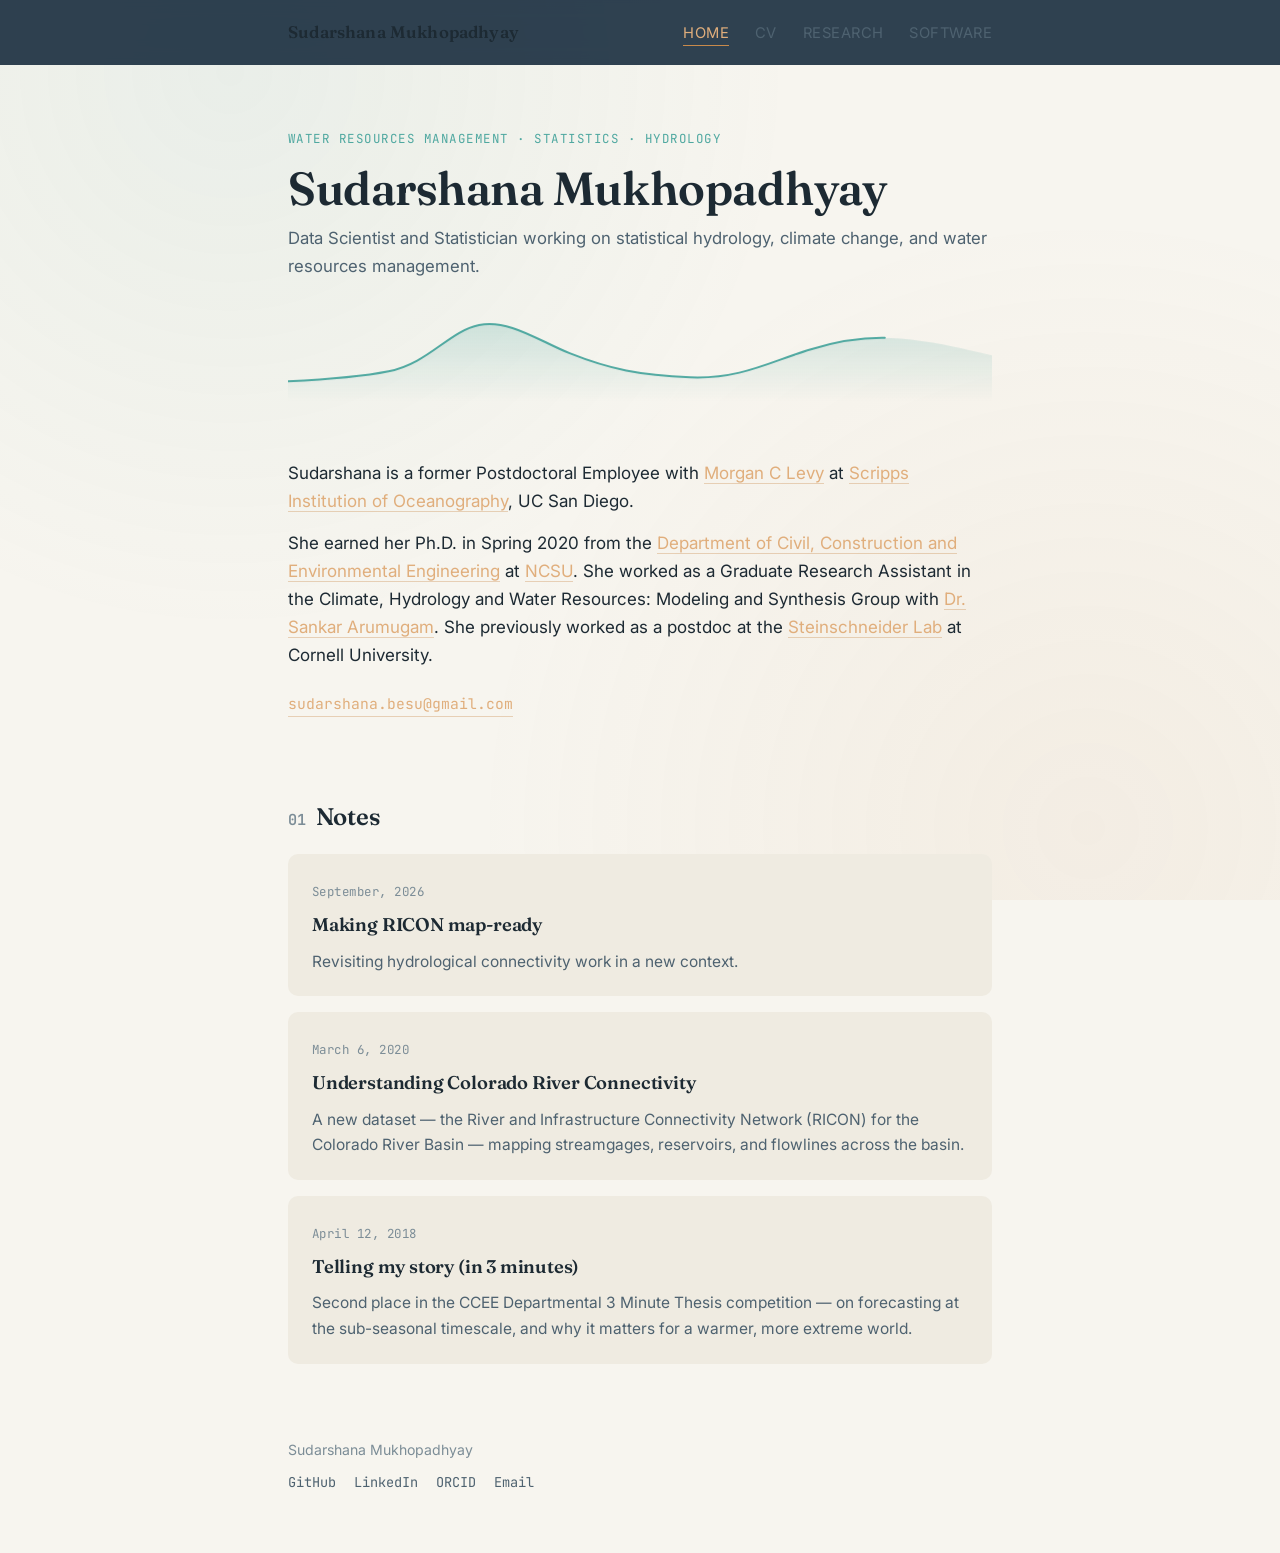
<file: index.html>
<!DOCTYPE html>
<html lang="en">
<head>
<meta charset="UTF-8">
<meta name="viewport" content="width=device-width, initial-scale=1">
<title>Sudarshana Mukhopadhyay — Water Resources Management | Statistics | Hydrology</title>
<meta name="description" content=" Sudarshana Mukhopadhyay is a Research Scientist and Ph.D. Statistician with a research background in water, climate, and extreme weather events. She is a former Postdoctoral Employee at Scripps Institution of Oceanography, UC San Diego, where she worked on statistical hydrology and water resources management.">
<link rel="preconnect" href="https://fonts.googleapis.com">
<link href="https://fonts.googleapis.com/css2?family=Fraunces:opsz,wght@9..144,500;9..144,600;9..144,700&family=Inter:wght@400;500;600&family=JetBrains+Mono:wght@400;500&display=swap" rel="stylesheet">
<link rel="stylesheet" href="style.css">
</head>
<body>

<header class="site">
  <nav>
    <a class="wordmark" href="index.html">Sudarshana Mukhopadhyay</a>
    <ul>
      <li><a class="current" href="index.html">Home</a></li>
      <li><a href="cv.html">CV</a></li>
      <li><a href="research.html">Research</a></li>
      <li><a href="software.html">Software</a></li>
    </ul>
  </nav>
</header>

<main class="wrap">

  <section class="hero">
    <span class="eyebrow">Water Resources Management · Statistics · Hydrology</span>
    <h1>Sudarshana Mukhopadhyay</h1>
    <p class="tagline">Data Scientist and Statistician working on statistical hydrology, climate change, and water resources management.</p>

    <svg class="hydrograph" viewBox="0 0 700 90" preserveAspectRatio="none" aria-hidden="true">
      <defs>
        <linearGradient id="flowFill" x1="0" y1="0" x2="0" y2="1">
          <stop offset="0%" stop-color="#4FA8A0" stop-opacity="0.22"/>
          <stop offset="100%" stop-color="#4FA8A0" stop-opacity="0"/>
        </linearGradient>
      </defs>
      <path class="fill" d="M0,70 C 40,68 70,66 100,60 C 140,52 160,20 190,14 C 220,8 250,30 280,42 C 320,58 350,64 400,66 C 450,68 480,50 520,38 C 560,26 590,24 630,30 C 660,34 680,40 700,44 L700,90 L0,90 Z"/>
      <path d="M0,70 C 40,68 70,66 100,60 C 140,52 160,20 190,14 C 220,8 250,30 280,42 C 320,58 350,64 400,66 C 450,68 480,50 520,38 C 560,26 590,24 630,30 C 660,34 680,40 700,44"/>
    </svg>
  </section>

  <section>
    <p>Sudarshana is a former Postdoctoral Employee with <a href="https://mclevy.scrippsprofiles.ucsd.edu/">Morgan C Levy</a> at <a href="https://scripps.ucsd.edu/">Scripps Institution of Oceanography</a>, UC San Diego.</p>
    <p>She earned her Ph.D. in Spring 2020 from the <a href="http://www.ce.ncsu.edu/">Department of Civil, Construction and Environmental Engineering</a> at <a href="https://www.ncsu.edu/">NCSU</a>. She worked as a Graduate Research Assistant in the Climate, Hydrology and Water Resources: Modeling and Synthesis Group with <a href="https://www.ccee.ncsu.edu/people/sarumug/">Dr. Sankar Arumugam</a>. She previously worked as a postdoc at the <a href="https://blogs.cornell.edu/steinschneider/">Steinschneider Lab</a> at Cornell University.</p>

    <div class="contact-row" style="margin-top:22px;">
      <a href="mailto:sudarshana.besu@gmail.com">sudarshana.besu@gmail.com</a>
    </div>
  </section>

  <section>
    <h2><span class="num">01</span>Notes</h2>

    <div class="card">
      <span class="date">September, 2026</span>
      <h3><a href="posts/making-ricon-map-ready.html">Making RICON map-ready</a></h3>
      <p> Revisiting hydrological connectivity work in a new context.</p>
    </div>
    

    <div class="card">
      <span class="date">March 6, 2020</span>
      <h3><a href="posts/colorado-river-connectivity.html">Understanding Colorado River Connectivity</a></h3>
      <p>A new dataset — the River and Infrastructure Connectivity Network (RICON) for the Colorado River Basin — mapping streamgages, reservoirs, and flowlines across the basin.</p>
    </div>

    <div class="card">
      <span class="date">April 12, 2018</span>
      <h3><a href="posts/telling-my-story.html">Telling my story (in 3 minutes)</a></h3>
      <p>Second place in the CCEE Departmental 3 Minute Thesis competition — on forecasting at the sub-seasonal timescale, and why it matters for a warmer, more extreme world.</p>
    </div>
  </section>

</main>

<footer class="site">
  <div class="wrap">
    <div>Sudarshana Mukhopadhyay</div>
    <div class="socials">
      <a href="https://github.com/SMukhopCE">GitHub</a>
      <a href="https://www.linkedin.com/in/suda0406/">LinkedIn</a>
      <a href="https://orcid.org/0000-0002-3567-4801">ORCID</a>
      <a href="mailto:sumukhopadhyay@ucsd.edu">Email</a>
    </div>
  </div>
</footer>

</body>
</html>
</file>
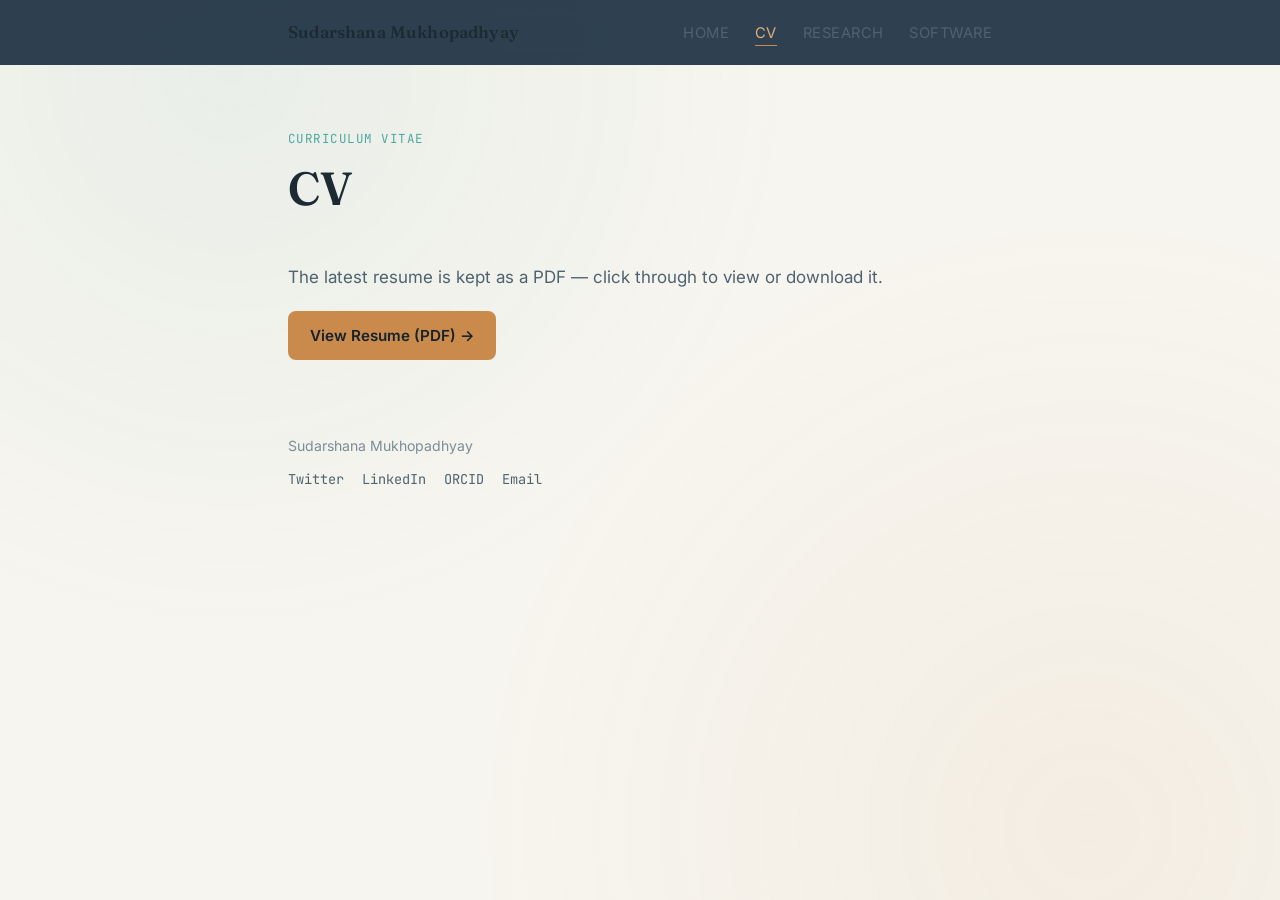
<file: cv.html>
<!DOCTYPE html>
<html lang="en">
<head>
<meta charset="UTF-8">
<meta name="viewport" content="width=device-width, initial-scale=1">
<title>CV — Sudarshana Mukhopadhyay</title>
<meta name="description" content="Curriculum vitae for Sudarshana Mukhopadhyay.">
<link rel="preconnect" href="https://fonts.googleapis.com">
<link href="https://fonts.googleapis.com/css2?family=Fraunces:opsz,wght@9..144,500;9..144,600;9..144,700&family=Inter:wght@400;500;600&family=JetBrains+Mono:wght@400;500&display=swap" rel="stylesheet">
<link rel="stylesheet" href="style.css">
</head>
<body>

<header class="site">
  <nav>
    <a class="wordmark" href="index.html">Sudarshana Mukhopadhyay</a>
    <ul>
      <li><a href="index.html">Home</a></li>
      <li><a class="current" href="cv.html">CV</a></li>
      <li><a href="research.html">Research</a></li>
      <li><a href="software.html">Software</a></li>
    </ul>
  </nav>
</header>

<main class="wrap">
  <section class="hero" style="padding-bottom: 8px;">
    <span class="eyebrow">Curriculum Vitae</span>
    <h1>CV</h1>
  </section>

  <section>
    <p class="lede">The latest resume is kept as a PDF — click through to view or download it.</p>
    <a class="cv-button" href="https://drive.google.com/file/d/1jRbFupg7WwO8DpsJnoq7PS0YauKXLLsX/view?usp=sharing">View Resume (PDF) →</a>
  </section>
</main>

<footer class="site">
  <div class="wrap">
    <div>Sudarshana Mukhopadhyay</div>
    <div class="socials">
      <a href="https://twitter.com/SudarshanaCE">Twitter</a>
      <a href="https://www.linkedin.com/in/suda0406/">LinkedIn</a>
      <a href="https://orcid.org/0000-0002-3567-4801">ORCID</a>
      <a href="mailto:sudarshana.besu@gmail.com">Email</a>
    </div>
  </div>
</footer>

</body>
</html>
</file>
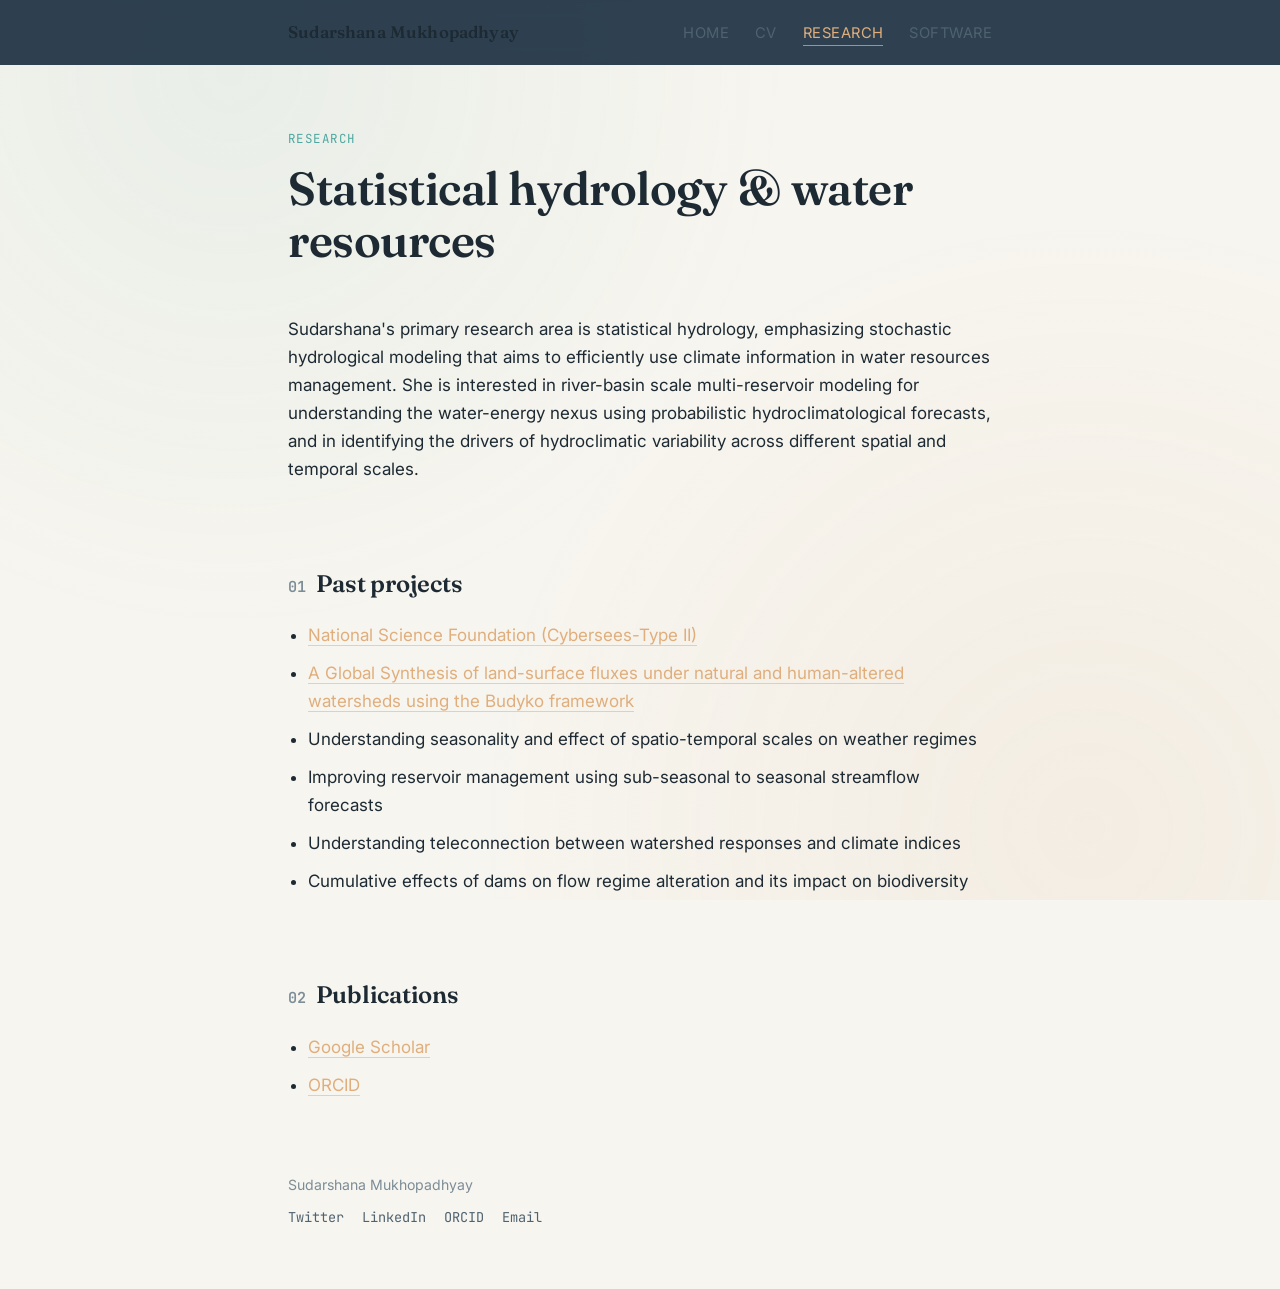
<file: research.html>
<!DOCTYPE html>
<html lang="en">
<head>
<meta charset="UTF-8">
<meta name="viewport" content="width=device-width, initial-scale=1">
<title>Research — Sudarshana Mukhopadhyay</title>
<meta name="description" content="Sudarshana's research area is statistical hydrology, emphasizing stochastic hydrological modeling for water resources management.">
<link rel="preconnect" href="https://fonts.googleapis.com">
<link href="https://fonts.googleapis.com/css2?family=Fraunces:opsz,wght@9..144,500;9..144,600;9..144,700&family=Inter:wght@400;500;600&family=JetBrains+Mono:wght@400;500&display=swap" rel="stylesheet">
<link rel="stylesheet" href="style.css">
</head>
<body>

<header class="site">
  <nav>
    <a class="wordmark" href="index.html">Sudarshana Mukhopadhyay</a>
    <ul>
      <li><a href="index.html">Home</a></li>
      <li><a href="cv.html">CV</a></li>
      <li><a class="current" href="research.html">Research</a></li>
      <li><a href="software.html">Software</a></li>
    </ul>
  </nav>
</header>

<main class="wrap">
  <section class="hero" style="padding-bottom: 8px;">
    <span class="eyebrow">Research</span>
    <h1>Statistical hydrology &amp; water resources</h1>
  </section>

  <section>
    <p>Sudarshana's primary research area is statistical hydrology, emphasizing stochastic hydrological modeling that aims to efficiently use climate information in water resources management. She is interested in river-basin scale multi-reservoir modeling for understanding the water-energy nexus using probabilistic hydroclimatological forecasts, and in identifying the drivers of hydroclimatic variability across different spatial and temporal scales.</p>
  </section>

  <section>
    <h2><span class="num">01</span>Past projects</h2>
    <ul class="plain">
      <li><a href="http://www.nsf.gov/awardsearch/showAward?AWD_ID=1442909">National Science Foundation (Cybersees-Type II)</a></li>
      <li><a href="https://powellcenter.usgs.gov/view-project/59a062cfe4b038630d03054b">A Global Synthesis of land-surface fluxes under natural and human-altered watersheds using the Budyko framework</a></li>
      <li>Understanding seasonality and effect of spatio-temporal scales on weather regimes</li>
      <li>Improving reservoir management using sub-seasonal to seasonal streamflow forecasts</li>
      <li>Understanding teleconnection between watershed responses and climate indices</li>
      <li>Cumulative effects of dams on flow regime alteration and its impact on biodiversity</li>
    </ul>
  </section>

  <section>
    <h2><span class="num">02</span>Publications</h2>
    <ul class="plain">
      <li><a href="https://scholar.google.com/citations?user=LD_OckMAAAAJ&hl=en">Google Scholar</a></li>
      <li><a href="https://orcid.org/0000-0002-3567-4801">ORCID</a></li>
    </ul>
  </section>
</main>

<footer class="site">
  <div class="wrap">
    <div>Sudarshana Mukhopadhyay</div>
    <div class="socials">
      <a href="https://twitter.com/SudarshanaCE">Twitter</a>
      <a href="https://www.linkedin.com/in/suda0406/">LinkedIn</a>
      <a href="https://orcid.org/0000-0002-3567-4801">ORCID</a>
      <a href="mailto:sumukhopadhyay@ucsd.edu">Email</a>
    </div>
  </div>
</footer>

</body>
</html>
</file>
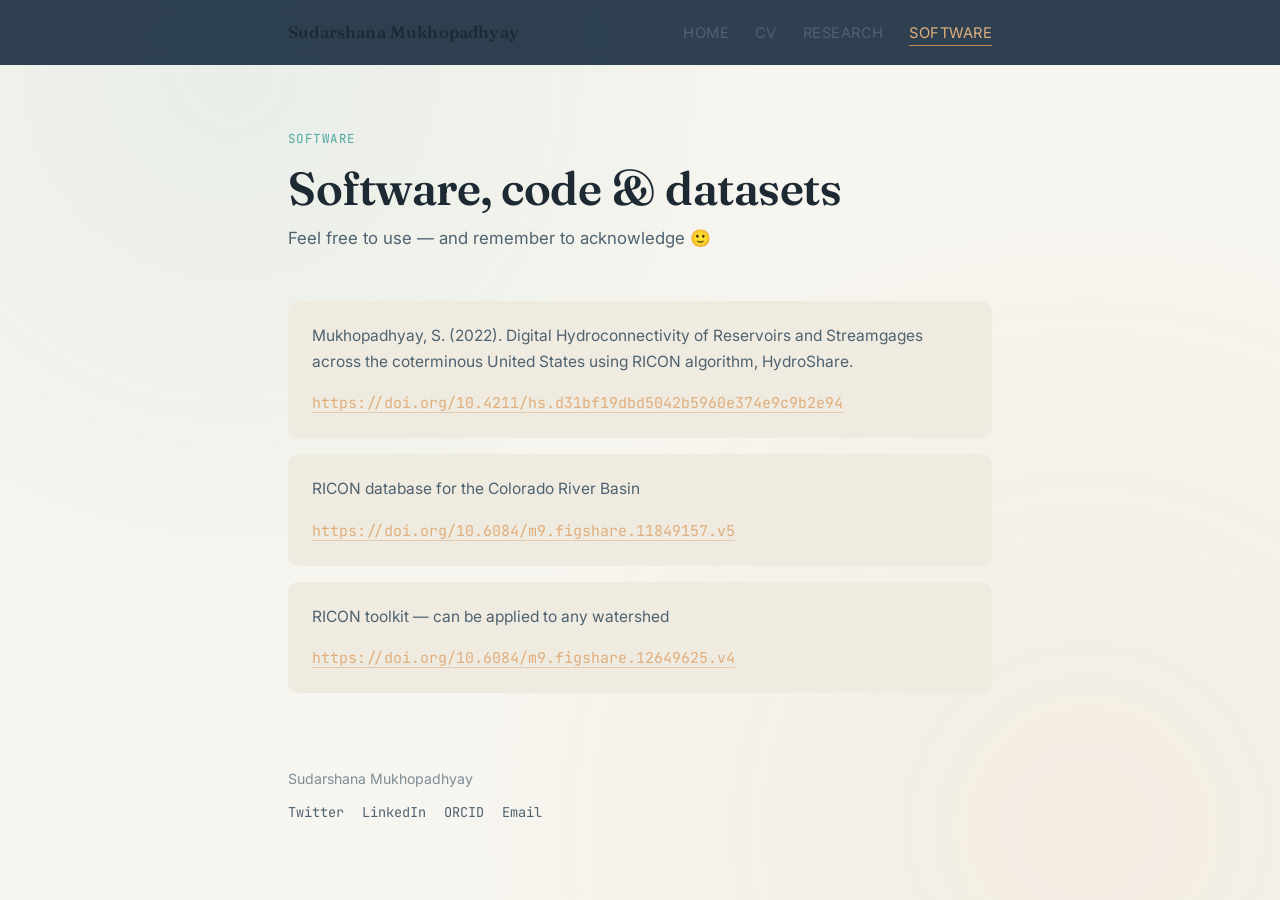
<file: software.html>
<!DOCTYPE html>
<html lang="en">
<head>
<meta charset="UTF-8">
<meta name="viewport" content="width=device-width, initial-scale=1">
<title>Software — Sudarshana Mukhopadhyay</title>
<meta name="description" content="Software, code, and datasets released by Sudarshana Mukhopadhyay.">
<link rel="preconnect" href="https://fonts.googleapis.com">
<link href="https://fonts.googleapis.com/css2?family=Fraunces:opsz,wght@9..144,500;9..144,600;9..144,700&family=Inter:wght@400;500;600&family=JetBrains+Mono:wght@400;500&display=swap" rel="stylesheet">
<link rel="stylesheet" href="style.css">
</head>
<body>

<header class="site">
  <nav>
    <a class="wordmark" href="index.html">Sudarshana Mukhopadhyay</a>
    <ul>
      <li><a href="index.html">Home</a></li>
      <li><a href="cv.html">CV</a></li>
      <li><a href="research.html">Research</a></li>
      <li><a class="current" href="software.html">Software</a></li>
    </ul>
  </nav>
</header>

<main class="wrap">
  <section class="hero" style="padding-bottom: 8px;">
    <span class="eyebrow">Software</span>
    <h1>Software, code &amp; datasets</h1>
    <p class="tagline">Feel free to use — and remember to acknowledge 🙂</p>
  </section>

  <section>
    <div class="card">
      <p>Mukhopadhyay, S. (2022). Digital Hydroconnectivity of Reservoirs and Streamgages across the coterminous United States using RICON algorithm, HydroShare.</p>
      <span class="doi"><a href="https://doi.org/10.4211/hs.d31bf19dbd5042b5960e374e9c9b2e94">https://doi.org/10.4211/hs.d31bf19dbd5042b5960e374e9c9b2e94</a></span>
    </div>

    <div class="card">
      <p>RICON database for the Colorado River Basin</p>
      <span class="doi"><a href="https://doi.org/10.6084/m9.figshare.11849157.v5">https://doi.org/10.6084/m9.figshare.11849157.v5</a></span>
    </div>

    <div class="card">
      <p>RICON toolkit — can be applied to any watershed</p>
      <span class="doi"><a href="https://doi.org/10.6084/m9.figshare.12649625.v4">https://doi.org/10.6084/m9.figshare.12649625.v4</a></span>
    </div>
  </section>
</main>

<footer class="site">
  <div class="wrap">
    <div>Sudarshana Mukhopadhyay</div>
    <div class="socials">
      <a href="https://twitter.com/SudarshanaCE">Twitter</a>
      <a href="https://www.linkedin.com/in/suda0406/">LinkedIn</a>
      <a href="https://orcid.org/0000-0002-3567-4801">ORCID</a>
      <a href="mailto:sumukhopadhyay@ucsd.edu">Email</a>
    </div>
  </div>
</footer>

</body>
</html>
</file>
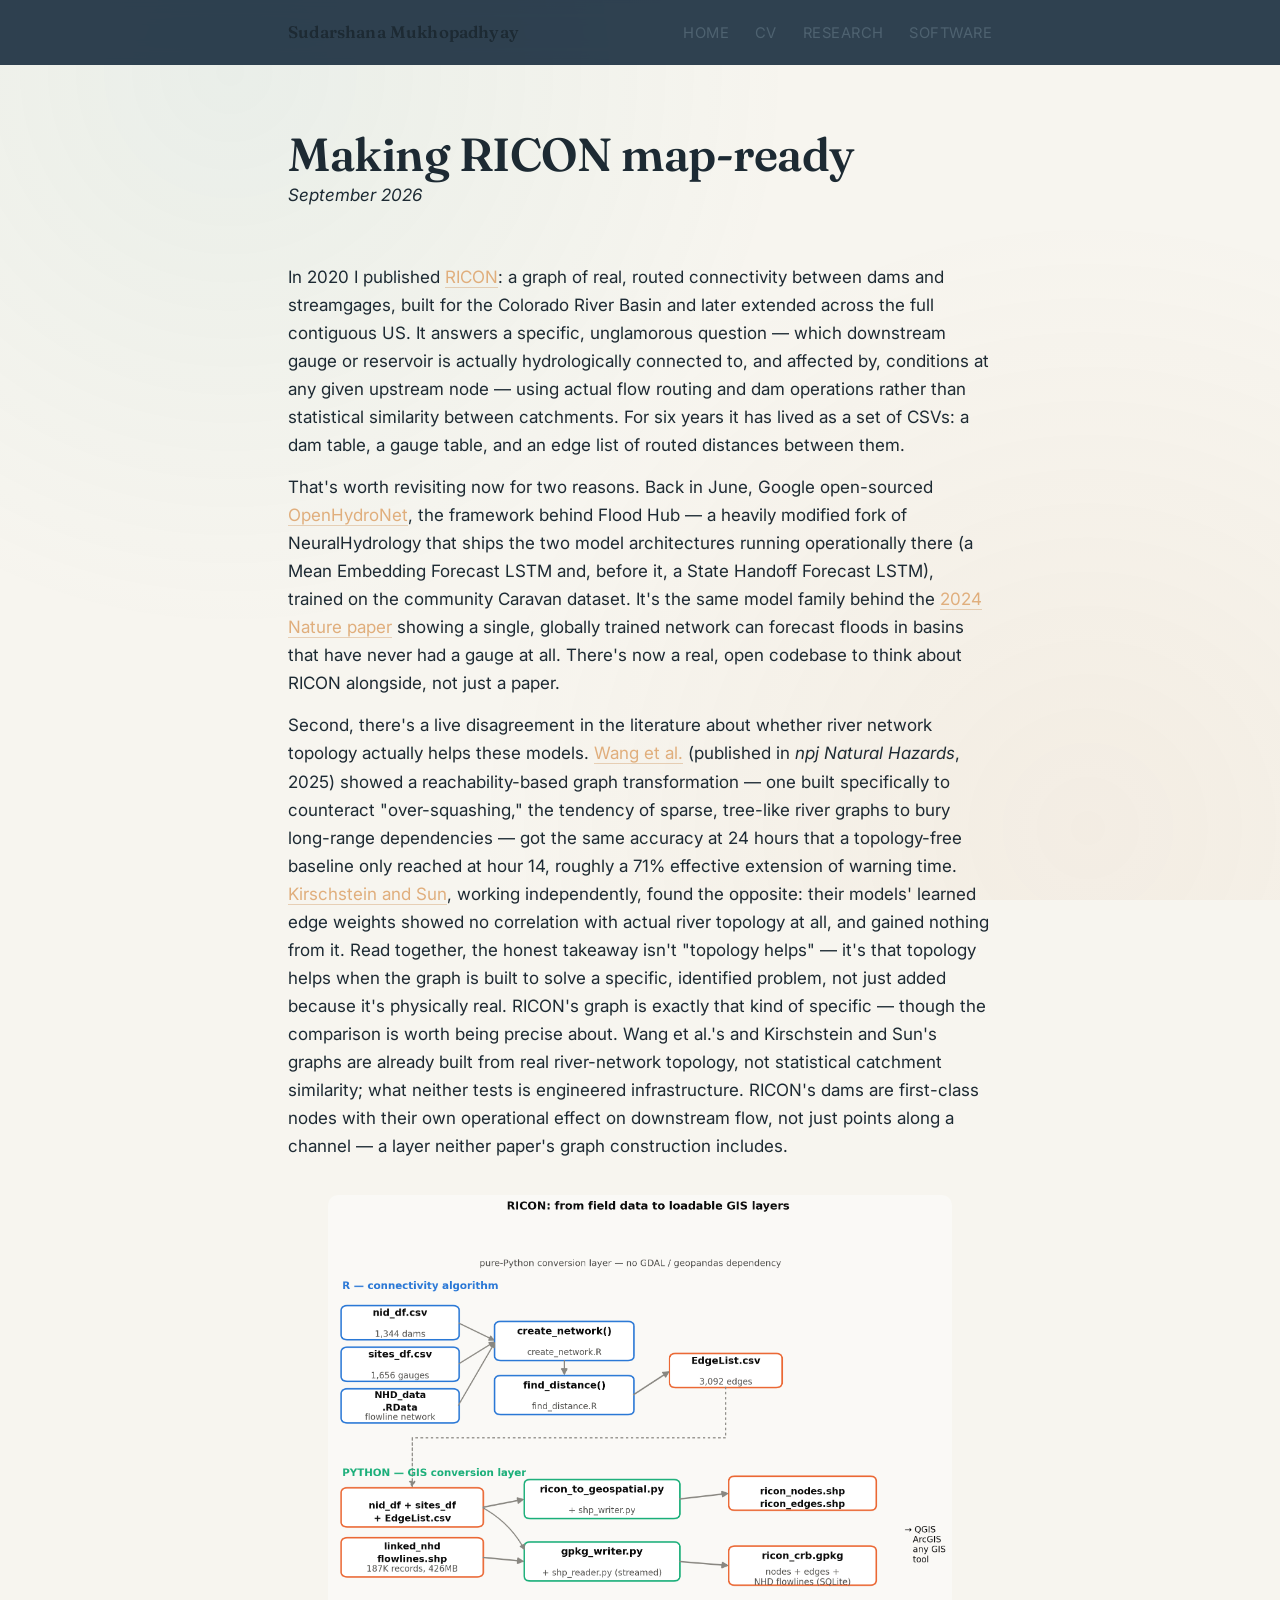
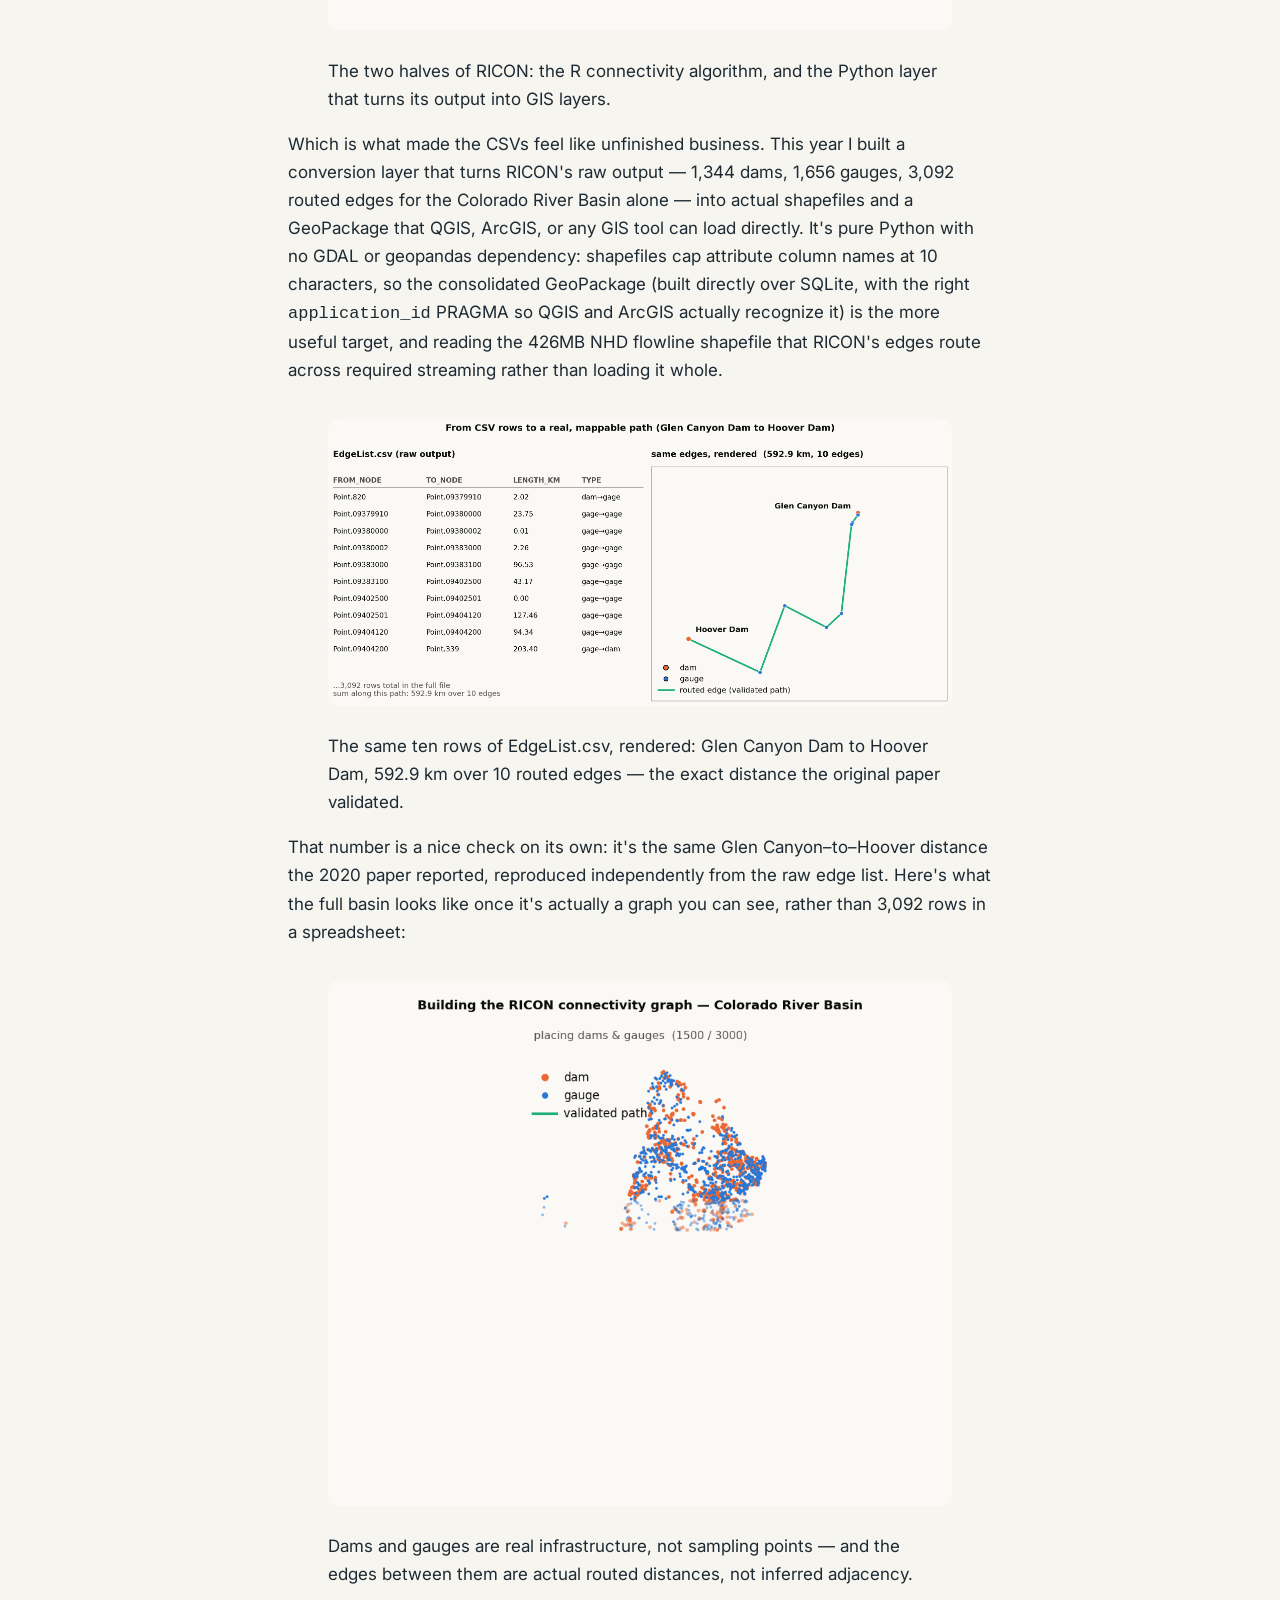
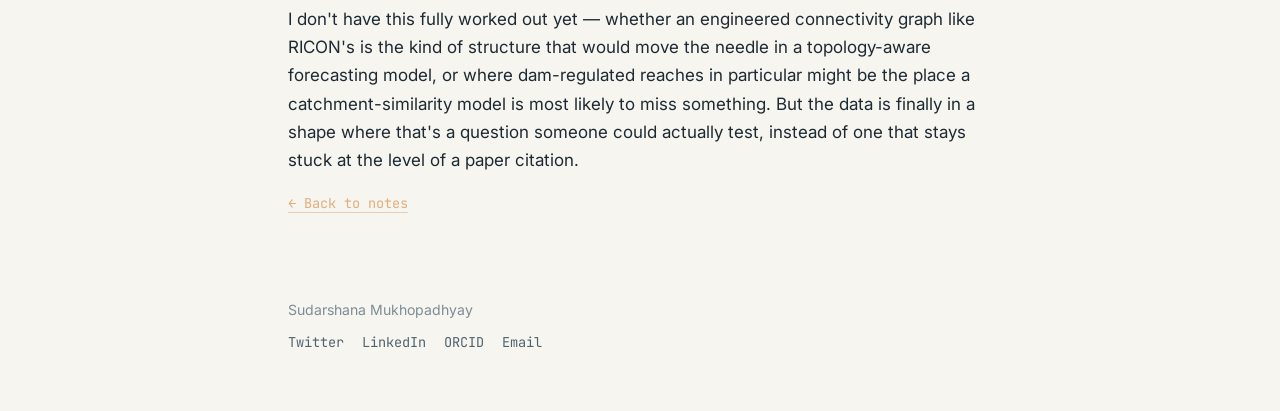
<file: posts/making-ricon-map-ready.html>
<!DOCTYPE html>
<html lang="en">
<head>
<meta charset="UTF-8">
<meta name="viewport" content="width=device-width, initial-scale=1">
<title>Making RICON map-ready — Sudarshana Mukhopadhyay</title>
<link rel="preconnect" href="https://fonts.googleapis.com">
<link href="https://fonts.googleapis.com/css2?family=Fraunces:opsz,wght@9..144,500;9..144,600;9..144,700&family=Inter:wght@400;500;600&family=JetBrains+Mono:wght@400;500&display=swap" rel="stylesheet">
<link rel="stylesheet" href="../style.css">
</head>
<body>

<header class="site">
  <nav>
    <a class="wordmark" href="../index.html">Sudarshana Mukhopadhyay</a>
    <ul>
      <li><a href="../index.html">Home</a></li>
      <li><a href="../cv.html">CV</a></li>
      <li><a href="../research.html">Research</a></li>
      <li><a href="../software.html">Software</a></li>
    </ul>
  </nav>
</header>

<main class="wrap">
  <section class="hero post-hero" style="padding-bottom: 8px;">
    <h1>Making RICON map-ready</h1>
    <p><em>September 2026</em></p>
<section>  
 <p>
In 2020 I published <a href="https://www.nature.com/articles/s41597-020-00660-6" target="_blank" rel="noopener noreferrer">RICON</a>:
a graph of real, routed connectivity between dams
and streamgages, built for the Colorado River Basin and later extended
across the full contiguous US. It answers a specific, unglamorous question —
which downstream gauge or reservoir is actually hydrologically connected to,
and affected by, conditions at any given upstream node — using actual flow
routing and dam operations rather than statistical similarity between
catchments. For six years it has lived as a set of CSVs: a dam table, a
gauge table, and an edge list of routed distances between them.
</p>

<p>
That's worth revisiting now for two reasons. Back in June, Google
open-sourced <a href="https://github.com/google-research/flood-forecasting" target="_blank" rel="noopener noreferrer">OpenHydroNet</a>,
the framework behind Flood Hub — a heavily
modified fork of NeuralHydrology that ships the two model architectures
running operationally there (a Mean Embedding Forecast LSTM and, before it,
a State Handoff Forecast LSTM), trained on the community Caravan dataset.
It's the same model family behind the
<a href="https://www.nature.com/articles/s41586-024-07145-1" target="_blank" rel="noopener noreferrer">2024 Nature paper</a>
showing a single, globally trained network can forecast floods in basins
that have never had a gauge at all. There's now a real, open codebase to
think about RICON alongside, not just a paper.
</p>

<p>
Second, there's a live disagreement in the literature about whether river
network topology actually helps these models.
<a href="https://www.nature.com/articles/s44304-025-00083-6" target="_blank" rel="noopener noreferrer">Wang et al.</a>
(published in <em>npj Natural Hazards</em>, 2025) showed a reachability-based graph
transformation — one built specifically to counteract "over-squashing," the
tendency of sparse, tree-like river graphs to bury long-range dependencies —
got the same accuracy at 24 hours that a topology-free baseline only reached
at hour 14, roughly a 71% effective extension of warning time.
<a href="https://arxiv.org/abs/2405.19836" target="_blank" rel="noopener noreferrer">Kirschstein and Sun</a>,
working independently, found the opposite: their models' learned
edge weights showed no correlation with actual river topology at all, and
gained nothing from it. Read together, the honest takeaway isn't "topology
helps" — it's that topology helps when the graph is built to solve a
specific, identified problem, not just added because it's physically real.
RICON's graph is exactly that kind of specific — though the comparison is
worth being precise about. Wang et al.'s and Kirschstein and Sun's graphs
are already built from real river-network topology, not statistical
catchment similarity; what neither tests is engineered infrastructure.
RICON's dams are first-class nodes with their own operational effect on
downstream flow, not just points along a channel — a layer neither paper's
graph construction includes.
</p>

<figure>
  <img src="../images/pipeline_diagram.png"
       alt="Diagram showing RICON's pipeline: create_network() and find_distance() in R produce EdgeList.csv, which a pure-Python layer converts into shapefiles and a GeoPackage">
  <figcaption>The two halves of RICON: the R connectivity algorithm, and the Python layer that turns its output into GIS layers.</figcaption>
</figure>

<p>
Which is what made the CSVs feel like unfinished business. This year I
built a conversion layer that turns RICON's raw output — 1,344 dams, 1,656
gauges, 3,092 routed edges for the Colorado River Basin alone — into actual
shapefiles and a GeoPackage that QGIS, ArcGIS, or any GIS tool can load
directly. It's pure Python with no GDAL or geopandas dependency: shapefiles
cap attribute column names at 10 characters, so the consolidated GeoPackage
(built directly over SQLite, with the right <code>application_id</code>
PRAGMA so QGIS and ArcGIS actually recognize it) is the more useful target,
and reading the 426MB NHD flowline shapefile that RICON's edges route
across required streaming rather than loading it whole.
</p>

<figure>
  <img src="../images/before_after.png"
       alt="Side-by-side: raw EdgeList.csv rows next to the same rows rendered as a map, showing the routed path from Glen Canyon Dam to Hoover Dam">
  <figcaption>The same ten rows of EdgeList.csv, rendered: Glen Canyon Dam to Hoover Dam, 592.9&nbsp;km over 10 routed edges — the exact distance the original paper validated.</figcaption>
</figure>

<p>
That number is a nice check on its own: it's the same Glen Canyon–to–Hoover
distance the 2020 paper reported, reproduced independently from the raw
edge list. Here's what the full basin looks like once it's actually a
graph you can see, rather than 3,092 rows in a spreadsheet:
</p>

<figure>
  <img src="../images/ricon_connectivity.gif"
       alt="Animated map building up RICON's connectivity graph across the Colorado River Basin, then highlighting the validated Glen Canyon to Hoover Dam path">
  <figcaption>Dams and gauges are real infrastructure, not sampling points — and the edges between them are actual routed distances, not inferred adjacency.</figcaption>
</figure>

<p>
I don't have this fully worked out yet — whether an engineered connectivity
graph like RICON's is the kind of structure that would move the needle in a
topology-aware forecasting model, or where dam-regulated reaches in
particular might be the place a catchment-similarity model is most likely
to miss something. But the data is finally in a shape where that's a
question someone could actually test, instead of one that stays stuck at
the level of a paper citation.
</p>


    <p><a class="back-link" href="../index.html">← Back to notes</a></p>
  </section>
</main>

<footer class="site">
  <div class="wrap">
    <div>Sudarshana Mukhopadhyay</div>
    <div class="socials">
      <a href="https://twitter.com/SudarshanaCE">Twitter</a>
      <a href="https://www.linkedin.com/in/suda0406/">LinkedIn</a>
      <a href="https://orcid.org/0000-0002-3567-4801">ORCID</a>
      <a href="mailto:sumukhopadhyay@ucsd.edu">Email</a>
    </div>
  </div>
</footer>

</body>
</html>
</file>
<file: style.css>
/* ---------------------------------------------------------
   Sudarshana Mukhopadhyay — personal site
   Design idea: a hydrologist's site should feel like a
   hydrograph — a quiet dark "night water" background, a
   drawn discharge curve as the recurring signature motif,
   sediment-clay accent for links, river-teal for data/flow.
--------------------------------------------------------- */

:root{
  --bg: #F7F5EF;
  --bg-alt: #EFEBE1;
  --bg-raised: #E7E1D3;
  --ink: #1D2A33;
  --ink-dim: #4E6270;
  --ink-faint: #7C8D97;
  --accent: #C98A4B;
  --accent-soft: #E0AE7C;
  --teal: #4FA8A0;
  --border: rrgba(29,42,51,0.14);

  --serif: "Fraunces", "Iowan Old Style", Georgia, serif;
  --sans: "Inter", -apple-system, BlinkMacSystemFont, "Segoe UI", sans-serif;
  --mono: "JetBrains Mono", ui-monospace, SFMono-Regular, Menlo, monospace;
}

*{ box-sizing: border-box; }

html{ scroll-behavior: smooth; }

body{
  margin: 0;
  background: var(--bg);
  color: var(--ink);
  font-family: var(--sans);
  font-size: 17px;
  line-height: 1.65;
  -webkit-font-smoothing: antialiased;
}

body::before{
  content: "";
  position: fixed;
  inset: 0;
  pointer-events: none;
  background-image: radial-gradient(circle at 18% 8%, rgba(79,168,160,0.08), transparent 42%),
                     radial-gradient(circle at 85% 92%, rgba(201,138,75,0.07), transparent 45%);
  z-index: 0;
}

a{ color: var(--accent-soft); text-decoration: none; border-bottom: 1px solid rgba(201,138,75,0.35); transition: border-color .15s, color .15s; }
a:hover{ color: var(--accent); border-color: var(--accent); }
a:focus-visible, button:focus-visible{ outline: 2px solid var(--teal); outline-offset: 3px; border-radius: 2px; }

h1,h2,h3{ font-family: var(--serif); font-weight: 600; letter-spacing: -0.01em; color: var(--ink); margin: 0; }

.wrap{ max-width: 760px; margin: 0 auto; padding: 0 28px; position: relative; z-index: 1; }

/* ---------- nav ---------- */
header.site{
  position: sticky; top: 0; z-index: 10;
  background: rgba(15,36,54,0.86);
  backdrop-filter: blur(10px);
  border-bottom: 1px solid var(--border);
}
header.site nav{
  max-width: 760px; margin: 0 auto; padding: 18px 28px;
  display: flex; align-items: baseline; justify-content: space-between; gap: 20px;
  flex-wrap: wrap;
}
header.site .wordmark{
  font-family: var(--serif); font-size: 1.05rem; font-weight: 600;
  color: var(--ink); border: none; letter-spacing: 0.01em;
}
header.site .wordmark:hover{ color: var(--accent-soft); }
header.site ul{ list-style: none; display: flex; gap: 26px; margin: 0; padding: 0; }
header.site ul a{
  border: none; color: var(--ink-dim); font-size: 0.92rem; letter-spacing: 0.03em;
  text-transform: uppercase; padding-bottom: 3px; border-bottom: 1px solid transparent;
}
header.site ul a:hover{ color: var(--ink); border-color: var(--ink-faint); }
header.site ul a.current{ color: var(--accent-soft); border-color: var(--accent); }

/* ---------- hero ---------- */
.hero{ padding: 64px 0 12px; }
.hero .eyebrow{
  font-family: var(--mono); font-size: 0.78rem; letter-spacing: 0.12em; text-transform: uppercase;
  color: var(--teal); margin-bottom: 14px; display: block;
}
.hero h1{ font-size: clamp(2.1rem, 5vw, 2.9rem); line-height: 1.12; }
.hero .tagline{ color: var(--ink-dim); font-size: 1.05rem; margin-top: 10px; }

/* hydrograph signature */
.hydrograph{ margin: 30px 0 6px; width: 100%; height: auto; display: block; }
.hydrograph path{
  fill: none; stroke: var(--teal); stroke-width: 2; stroke-linecap: round;
  stroke-dasharray: 620; stroke-dashoffset: 620;
  animation: draw 1.6s ease-out forwards;
}
.hydrograph path.fill{ stroke: none; fill: url(#flowFill); animation: none; opacity: 0; animation: fadein 1s ease-out 0.6s forwards; }
@keyframes draw{ to{ stroke-dashoffset: 0; } }
@keyframes fadein{ to{ opacity: 1; } }
@media (prefers-reduced-motion: reduce){
  .hydrograph path{ animation: none; stroke-dashoffset: 0; }
  .hydrograph path.fill{ animation: none; opacity: 1; }
}

/* ---------- section rhythm ---------- */
main{ padding-bottom: 90px; }
section{ padding: 40px 0; border-top: 1px solid var(--border); }
section:first-of-type{ border-top: none; }
section h2{
  font-size: 1.5rem; margin-bottom: 18px;
}
section h2 .num{ font-family: var(--mono); color: var(--ink-faint); font-size: 0.95rem; margin-right: 10px; }

p{ margin: 0 0 14px; color: var(--ink); }
p:last-child{ margin-bottom: 0; }
.lede{ color: var(--ink-dim); }

ul.plain{ padding-left: 20px; margin: 0; }
ul.plain li{ margin-bottom: 10px; }
ul.plain li:last-child{ margin-bottom: 0; }

/* ---------- data / doi styling ---------- */
.doi, code.doi{
  font-family: var(--mono); font-size: 0.88em; color: var(--teal);
  word-break: break-all;
}

/* ---------- cards (posts, projects) ---------- */
.card{
  background: var(--bg-alt);
  border: 1px solid var(--border);
  border-radius: 10px;
  padding: 22px 24px;
  margin-bottom: 16px;
}
.card:last-child{ margin-bottom: 0; }
.card .date{ font-family: var(--mono); font-size: 0.78rem; color: var(--ink-faint); letter-spacing: 0.04em; }
.card h3{ font-size: 1.15rem; margin: 6px 0 8px; }
.card h3 a{ border: none; color: var(--ink); }
.card h3 a:hover{ color: var(--accent-soft); }
.card p{ color: var(--ink-dim); font-size: 0.97rem; }

/* ---------- contact row ---------- */
.contact-row{ display: flex; flex-wrap: wrap; gap: 10px 22px; align-items: center; }
.contact-row a{ font-family: var(--mono); font-size: 0.92rem; }

/* ---------- CV button ---------- */
.cv-button{
  display: inline-block; margin-top: 6px;
  padding: 12px 22px; border-radius: 8px;
  background: var(--accent); color: #16232E; border: none;
  font-family: var(--sans); font-weight: 600; font-size: 0.95rem;
}
.cv-button:hover{ background: var(--accent-soft); color: #16232E; }

/* ---------- post page ---------- */
.post-hero img, .post-body img{
  width: 100%; border-radius: 10px; border: 1px solid var(--border); margin: 18px 0;
}
.post-body blockquote{
  margin: 20px 0; padding-left: 18px; border-left: 2px solid var(--teal);
  color: var(--ink-dim); font-style: italic;
}
.back-link{ font-family: var(--mono); font-size: 0.85rem; }

/* ---------- footer ---------- */
footer.site{
  border-top: 1px solid var(--border);
  padding: 34px 0 60px;
  color: var(--ink-faint);
  font-size: 0.88rem;
}
footer.site .socials{ display: flex; gap: 18px; margin-top: 10px; flex-wrap: wrap; }
footer.site .socials a{ border: none; color: var(--ink-dim); font-family: var(--mono); font-size: 0.85rem; }
footer.site .socials a:hover{ color: var(--accent-soft); }

@media (max-width: 560px){
  header.site nav{ padding: 16px 20px; }
  header.site ul{ gap: 16px; }
  .wrap{ padding: 0 20px; }
}
</file>
